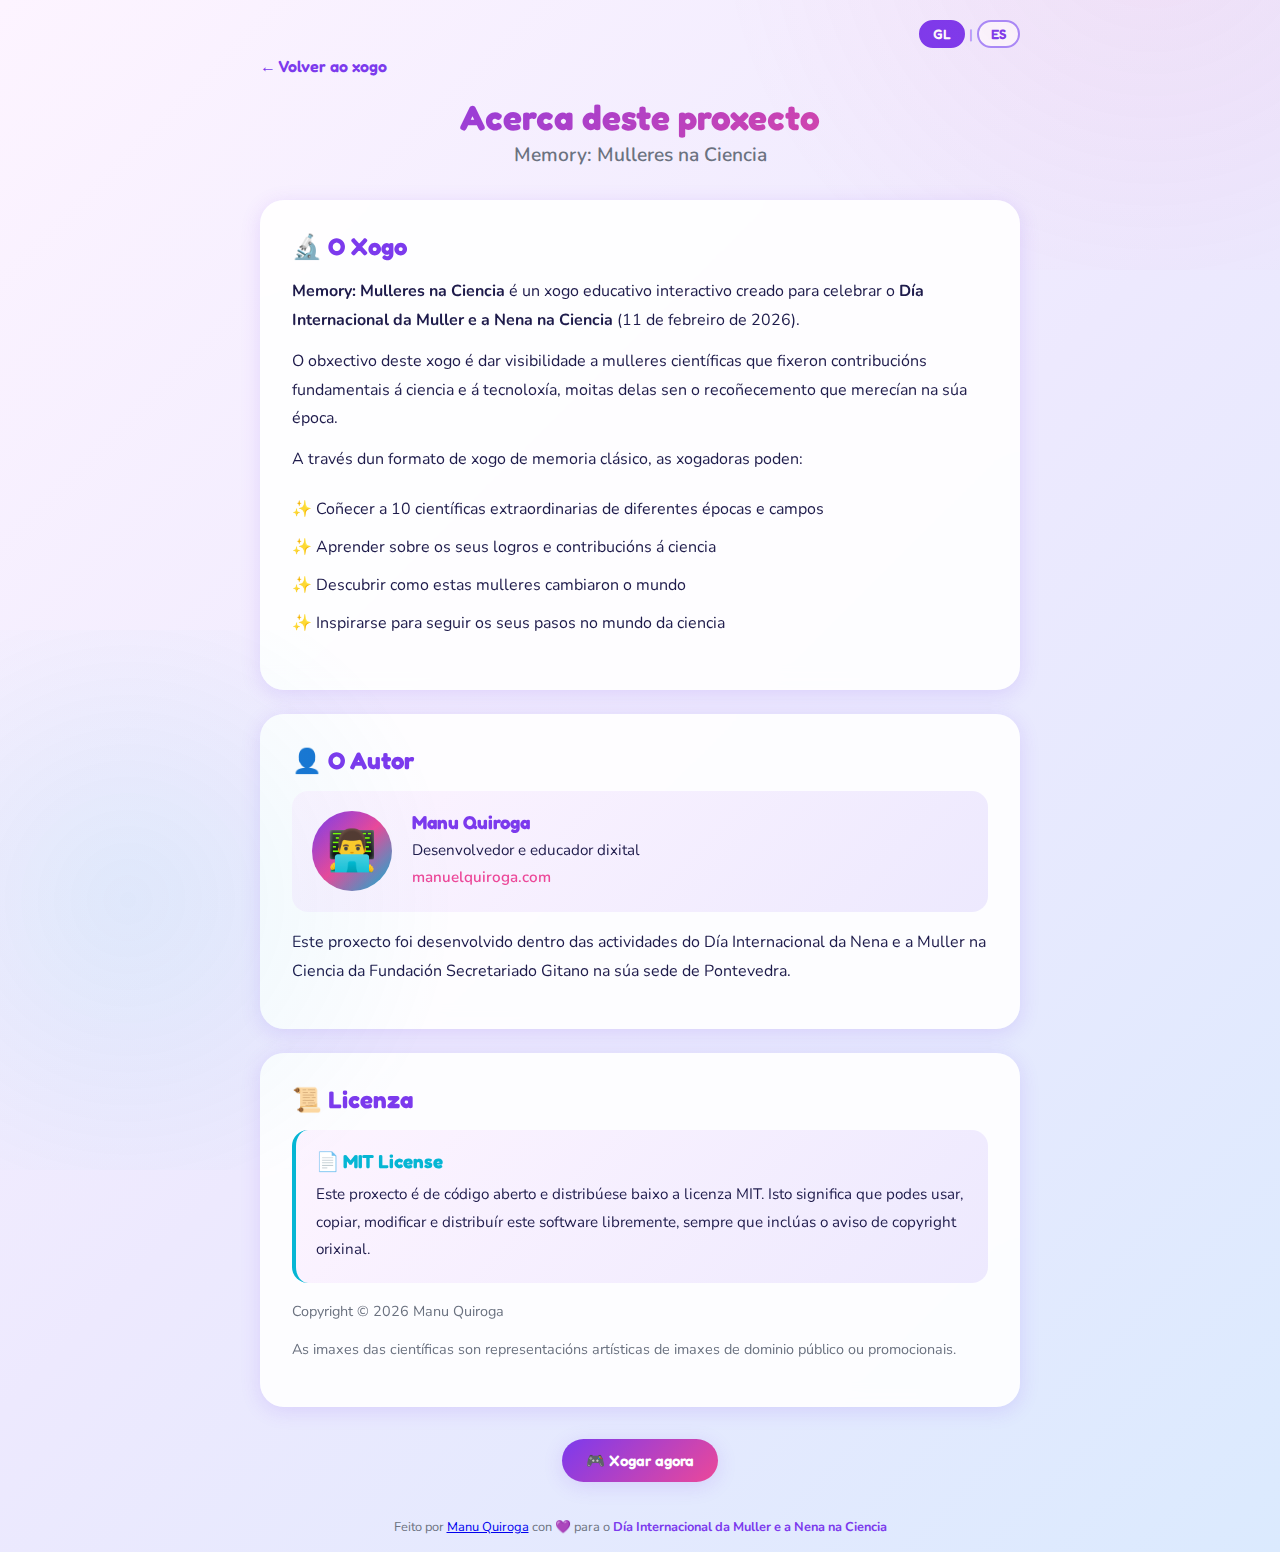
<file: about.html>
<!DOCTYPE html>
<html lang="es" data-i18n-title="page_title_about">
<head>
    <meta charset="UTF-8">
    <meta name="viewport" content="width=device-width, initial-scale=1.0, user-scalable=no">
    <title>Acerca de - Memory: Mujeres en la Ciencia</title>

    <!-- Google Fonts -->
    <link rel="preconnect" href="https://fonts.googleapis.com">
    <link rel="preconnect" href="https://fonts.gstatic.com" crossorigin>
    <link href="https://fonts.googleapis.com/css2?family=Fredoka:wght@400;500;600;700&family=Nunito:wght@400;600;700&display=swap" rel="stylesheet">

    <!-- Estilos -->
    <link rel="stylesheet" href="assets/css/styles.css">
</head>
<body>
    <div class="about-container">
        <a href="index.html" class="back-link" data-i18n="back_link">← Volver al juego</a>

        <header style="margin-bottom: 32px;">
            <h1 data-i18n="about_title">Acerca de este proyecto</h1>
            <p class="subtitle" data-i18n="about_subtitle">Memory: Mujeres en la Ciencia</p>
        </header>

        <div class="about-card">
            <h2 data-i18n="about_game_title">🔬 El Juego</h2>
            <p data-i18n-html="about_game_p1">
                <strong>Memory: Mujeres en la Ciencia</strong> es un juego educativo interactivo creado para celebrar el
                <strong>Día Internacional de la Mujer y la Niña en la Ciencia</strong> (11 de febrero de 2026).
            </p>
            <p data-i18n="about_game_p2">
                El objetivo de este juego es dar visibilidad a mujeres científicas que han hecho contribuciones
                fundamentales a la ciencia y la tecnología, muchas de ellas sin el reconocimiento que merecían
                en su época.
            </p>
            <p data-i18n="about_game_p3">
                A través de un formato de juego de memoria clásico, las jugadoras pueden:
            </p>
            <ul>
                <li data-i18n="about_game_li1">Conocer a 10 científicas extraordinarias de diferentes épocas y campos</li>
                <li data-i18n="about_game_li2">Aprender sobre sus logros y contribuciones a la ciencia</li>
                <li data-i18n="about_game_li3">Descubrir cómo estas mujeres cambiaron el mundo</li>
                <li data-i18n="about_game_li4">Inspirarse para seguir sus pasos en el mundo de la ciencia</li>
            </ul>
        </div>

        <div class="about-card">
            <h2 data-i18n="about_author_title">👤 El Autor</h2>
            <div class="author-info">
                <div class="author-avatar">👨‍💻</div>
                <div class="author-details">
                    <h3>Manu Quiroga</h3>
                    <p data-i18n="about_author_role">Desarrollador y educador digital</p>
                    <p><a href="http://manuelquiroga.com" target="_blank">manuelquiroga.com</a></p>
                </div>
            </div>
            <p data-i18n="about_author_text">
                Este proyecto ha sido desarrollado dentro de las actividades del Día Internacional de la Niña y la Mujer en la Ciencia
                de la Fundación Secretariado Gitano en su sede de Pontevedra.
            </p>
        </div>

        <div class="about-card">
            <h2 data-i18n="about_license_title">📜 Licencia</h2>
            <div class="license-box">
                <h3 data-i18n="about_license_name">📄 MIT License</h3>
                <p data-i18n="about_license_text">
                    Este proyecto es de código abierto y se distribuye bajo la licencia MIT.
                    Esto significa que puedes usar, copiar, modificar y distribuir este software
                    libremente, siempre que incluyas el aviso de copyright original.
                </p>
            </div>
            <p style="margin-top: 16px; font-size: 0.9rem; color: var(--text-light);" data-i18n="about_copyright">
                Copyright © 2026 Manu Quiroga
            </p>
            <p style="font-size: 0.9rem; color: var(--text-light);" data-i18n="about_images">
                Las imágenes de las científicas son representaciones artísticas de imágenes de dominio público o promocionales.
            </p>
        </div>

        <div class="buttons" style="justify-content: center; margin-top: 32px;">
            <a href="index.html" class="btn btn-primary" data-i18n="btn_play_now">
                🎮 Jugar ahora
            </a>
        </div>
    </div>

    <footer>
        <p data-i18n-html="footer_made_by">Hecho por <a href="http://manuelquiroga.com">Manu Quiroga</a> con 💜 para el <strong>Día Internacional de la Mujer y la Niña en la Ciencia</strong></p>
    </footer>

    <!-- Scripts -->
    <script src="assets/js/i18n.js"></script>
</body>
</html>
</file>
<file: assets/css/styles.css>
/* ==========================================================================
   Memory: Mujeres en la Ciencia - Estilos principales
   ========================================================================== */

/* --------------------------------------------------------------------------
   Variables CSS (Custom Properties)
   -------------------------------------------------------------------------- */
:root {
    --primary: #7C3AED;
    --primary-light: #A78BFA;
    --secondary: #EC4899;
    --accent: #06B6D4;
    --success: #10B981;
    --warning: #F59E0B;
    --bg-gradient-1: #FDF4FF;
    --bg-gradient-2: #EDE9FE;
    --bg-gradient-3: #DBEAFE;
    --card-back: linear-gradient(135deg, #7C3AED 0%, #EC4899 50%, #06B6D4 100%);
    --text-dark: #1E1B4B;
    --text-light: #6B7280;
    --shadow-soft: 0 4px 20px rgba(124, 58, 237, 0.15);
    --shadow-card: 0 8px 32px rgba(124, 58, 237, 0.2);
    --radius: 16px;
}

/* --------------------------------------------------------------------------
   Reset y estilos base
   -------------------------------------------------------------------------- */
* {
    margin: 0;
    padding: 0;
    box-sizing: border-box;
    -webkit-tap-highlight-color: transparent;
}

body {
    font-family: 'Nunito', sans-serif;
    background: linear-gradient(135deg, var(--bg-gradient-1) 0%, var(--bg-gradient-2) 50%, var(--bg-gradient-3) 100%);
    min-height: 100vh;
    color: var(--text-dark);
    overflow-x: hidden;
}

body::before {
    content: '';
    position: fixed;
    top: -50%;
    right: -30%;
    width: 80%;
    height: 80%;
    background: radial-gradient(circle, rgba(236, 72, 153, 0.08) 0%, transparent 70%);
    pointer-events: none;
    z-index: 0;
}

body::after {
    content: '';
    position: fixed;
    bottom: -30%;
    left: -20%;
    width: 60%;
    height: 60%;
    background: radial-gradient(circle, rgba(6, 182, 212, 0.08) 0%, transparent 70%);
    pointer-events: none;
    z-index: 0;
}

/* --------------------------------------------------------------------------
   Contenedor principal
   -------------------------------------------------------------------------- */
.container {
    max-width: 1000px;
    margin: 0 auto;
    padding: 16px;
    position: relative;
    z-index: 1;
}

/* --------------------------------------------------------------------------
   Header
   -------------------------------------------------------------------------- */
header {
    text-align: center;
    margin-bottom: 20px;
    animation: fadeInDown 0.6s ease-out;
}

h1 {
    font-family: 'Fredoka', sans-serif;
    font-size: clamp(1.5rem, 5vw, 2.2rem);
    font-weight: 700;
    color: var(--primary);
    margin-bottom: 4px;
    line-height: 1.2;
}

/* Gradiente solo en pantallas grandes donde funciona bien */
@media (min-width: 768px) {
    h1 {
        background: linear-gradient(135deg, var(--primary) 0%, var(--secondary) 100%);
        -webkit-background-clip: text;
        -webkit-text-fill-color: transparent;
        background-clip: text;
    }
}

.subtitle {
    font-size: 1.2rem;
    color: var(--text-light);
    font-weight: 600;
}

/* --------------------------------------------------------------------------
   Barra de estadísticas
   -------------------------------------------------------------------------- */
.stats-bar {
    display: flex;
    justify-content: center;
    gap: 16px;
    margin-bottom: 16px;
    flex-wrap: wrap;
    animation: fadeIn 0.6s ease-out 0.2s both;
}

.stat {
    display: flex;
    align-items: center;
    gap: 6px;
    background: white;
    padding: 8px 16px;
    border-radius: 50px;
    box-shadow: var(--shadow-soft);
    font-weight: 600;
    font-size: 0.9rem;
}

.stat-icon {
    font-size: 1.1rem;
}

.stat-value {
    font-family: 'Fredoka', sans-serif;
    font-size: 1.1rem;
    color: var(--primary);
}

/* --------------------------------------------------------------------------
   Tablero de juego
   -------------------------------------------------------------------------- */
.game-board {
    display: grid;
    grid-template-columns: repeat(4, 1fr);
    gap: 10px;
    max-width: 700px;
    margin: 0 auto 20px;
    padding: 16px;
    background: rgba(255, 255, 255, 0.6);
    border-radius: 24px;
    box-shadow: var(--shadow-soft);
    backdrop-filter: blur(10px);
    animation: scaleIn 0.5s ease-out 0.3s both;
}

@media (max-width: 600px) {
    .game-board {
        grid-template-columns: repeat(4, 1fr);
        gap: 6px;
        padding: 10px;
    }
}

@media (max-width: 400px) {
    .game-board {
        grid-template-columns: repeat(3, 1fr);
    }
}

/* --------------------------------------------------------------------------
   Cartas
   -------------------------------------------------------------------------- */
.card {
    aspect-ratio: 3/4;
    perspective: 1000px;
    cursor: pointer;
    -webkit-user-select: none;
    user-select: none;
    touch-action: manipulation;
}

.card-inner {
    position: relative;
    width: 100%;
    height: 100%;
    transition: transform 0.5s cubic-bezier(0.4, 0, 0.2, 1);
    transform-style: preserve-3d;
}

.card.flipped .card-inner {
    transform: rotateY(180deg);
}

.card.matched .card-inner {
    animation: matchPulse 0.5s ease-out;
}

.card-face {
    position: absolute;
    width: 100%;
    height: 100%;
    backface-visibility: hidden;
    border-radius: var(--radius);
    overflow: hidden;
    box-shadow: var(--shadow-card);
}

.card-back {
    background: var(--card-back);
    display: flex;
    align-items: center;
    justify-content: center;
    border: 3px solid white;
}

.card-back::before {
    content: '🔬';
    font-size: 2rem;
    filter: drop-shadow(0 2px 4px rgba(0,0,0,0.2));
    animation: float 3s ease-in-out infinite;
}

.card-front {
    background: white;
    transform: rotateY(180deg);
    display: flex;
    flex-direction: column;
    border: 3px solid var(--primary-light);
}

.card-image {
    flex: 1;
    background-size: cover;
    background-position: center top;
    background-color: #f0f0f0;
}

.card-name {
    padding: 4px 2px;
    font-family: 'Fredoka', sans-serif;
    font-size: clamp(0.5rem, 1.8vw, 0.7rem);
    font-weight: 600;
    text-align: center;
    color: var(--text-dark);
    background: white;
    line-height: 1.2;
    white-space: nowrap;
    overflow: hidden;
    text-overflow: ellipsis;
}

.card.matched .card-front {
    border-color: var(--success);
}

.card.matched .card-name {
    color: var(--success);
}

/* --------------------------------------------------------------------------
   Botones
   -------------------------------------------------------------------------- */
.buttons {
    display: flex;
    justify-content: center;
    gap: 12px;
    flex-wrap: wrap;
    animation: fadeIn 0.6s ease-out 0.4s both;
}

.btn {
    font-family: 'Fredoka', sans-serif;
    font-size: 0.95rem;
    font-weight: 600;
    padding: 12px 24px;
    border: none;
    border-radius: 50px;
    cursor: pointer;
    transition: all 0.3s cubic-bezier(0.4, 0, 0.2, 1);
    display: flex;
    align-items: center;
    gap: 8px;
    box-shadow: var(--shadow-soft);
    touch-action: manipulation;
   text-decoration: none; 
}

.btn-primary {
    background: linear-gradient(135deg, var(--primary) 0%, var(--secondary) 100%);
    color: white;
}

.btn-primary:hover,
.btn-primary:active {
    transform: translateY(-2px);
    box-shadow: 0 8px 30px rgba(124, 58, 237, 0.4);
}

.btn-secondary {
    background: white;
    color: var(--primary);
    border: 2px solid var(--primary-light);
}

.btn-secondary:hover,
.btn-secondary:active {
    background: var(--bg-gradient-1);
    transform: translateY(-2px);
}

/* --------------------------------------------------------------------------
   Modales
   -------------------------------------------------------------------------- */
.modal-overlay {
    position: fixed;
    inset: 0;
    background: rgba(30, 27, 75, 0.7);
    backdrop-filter: blur(8px);
    display: flex;
    align-items: center;
    justify-content: center;
    padding: 20px;
    z-index: 100;
    opacity: 0;
    visibility: hidden;
    transition: all 0.3s ease;
}

.modal-overlay.active {
    opacity: 1;
    visibility: visible;
}

.modal {
    background: white;
    border-radius: 24px;
    max-width: 500px;
    width: 100%;
    max-height: 90vh;
    overflow-y: auto;
    box-shadow: 0 20px 60px rgba(124, 58, 237, 0.3);
    transform: scale(0.9) translateY(20px);
    transition: transform 0.3s cubic-bezier(0.4, 0, 0.2, 1);
}

.modal-overlay.active .modal {
    transform: scale(1) translateY(0);
}

.modal-header {
    position: relative;
    padding: 24px 24px 16px;
    text-align: center;
}

.modal-close {
    position: absolute;
    top: 16px;
    right: 16px;
    width: 36px;
    height: 36px;
    border: none;
    background: var(--bg-gradient-1);
    border-radius: 50%;
    cursor: pointer;
    font-size: 1.2rem;
    color: var(--text-light);
    transition: all 0.2s;
}

.modal-close:hover {
    background: var(--secondary);
    color: white;
}

.modal-image {
    width: 140px;
    height: 180px;
    border-radius: 16px;
    margin: 0 auto 16px;
    background-size: cover;
    background-position: center top;
    border: 4px solid var(--primary-light);
    box-shadow: var(--shadow-card);
}

.modal-title {
    font-family: 'Fredoka', sans-serif;
    font-size: 1.5rem;
    font-weight: 700;
    color: var(--primary);
    margin-bottom: 4px;
}

.modal-dates {
    font-size: 0.9rem;
    color: var(--text-light);
    font-weight: 600;
}

.modal-body {
    padding: 0 24px 24px;
}

.modal-field {
    font-weight: 700;
    color: var(--secondary);
    font-size: 0.85rem;
    text-transform: uppercase;
    letter-spacing: 0.5px;
    margin-bottom: 4px;
}

.modal-bio {
    font-size: 1rem;
    line-height: 1.6;
    color: var(--text-dark);
    margin-bottom: 16px;
}

.modal-achievement {
    background: linear-gradient(135deg, var(--bg-gradient-1) 0%, var(--bg-gradient-2) 100%);
    padding: 16px;
    border-radius: var(--radius);
    border-left: 4px solid var(--accent);
}

.modal-achievement-title {
    font-family: 'Fredoka', sans-serif;
    font-weight: 600;
    color: var(--accent);
    margin-bottom: 4px;
    display: flex;
    align-items: center;
    gap: 8px;
}

.modal-achievement-text {
    font-size: 0.95rem;
    color: var(--text-dark);
}

/* --------------------------------------------------------------------------
   Modal de victoria
   -------------------------------------------------------------------------- */
.victory-content {
    text-align: center;
    padding: 40px 24px;
}

.victory-icon {
    font-size: 4rem;
    margin-bottom: 16px;
    animation: bounce 1s ease infinite;
}

.victory-title {
    font-family: 'Fredoka', sans-serif;
    font-size: 2rem;
    font-weight: 700;
    background: linear-gradient(135deg, var(--primary) 0%, var(--secondary) 100%);
    -webkit-background-clip: text;
    -webkit-text-fill-color: transparent;
    background-clip: text;
    margin-bottom: 8px;
}

.victory-subtitle {
    font-size: 1.1rem;
    color: var(--text-light);
    margin-bottom: 24px;
}

.victory-stats {
    display: flex;
    justify-content: center;
    gap: 32px;
    margin-bottom: 24px;
}

.victory-stat {
    text-align: center;
}

.victory-stat-value {
    font-family: 'Fredoka', sans-serif;
    font-size: 2.5rem;
    font-weight: 700;
    color: var(--primary);
}

.victory-stat-label {
    font-size: 0.85rem;
    color: var(--text-light);
    font-weight: 600;
}

.victory-message {
    font-size: 1rem;
    color: var(--text-dark);
    margin-bottom: 16px;
    padding: 16px;
    background: var(--bg-gradient-1);
    border-radius: var(--radius);
}

.victory-explore {
    font-size: 0.95rem;
    color: var(--text-light);
    margin-bottom: 24px;
    font-weight: 600;
}

.victory-buttons {
    display: flex;
    flex-direction: column;
    gap: 12px;
    align-items: center;
}

/* --------------------------------------------------------------------------
   Footer
   -------------------------------------------------------------------------- */
footer {
    text-align: center;
    padding: 16px;
    color: var(--text-light);
    font-size: 0.8rem;
}

footer strong {
    color: var(--primary);
}

/* --------------------------------------------------------------------------
   Animaciones
   -------------------------------------------------------------------------- */
@keyframes fadeInDown {
    from {
        opacity: 0;
        transform: translateY(-20px);
    }
    to {
        opacity: 1;
        transform: translateY(0);
    }
}

@keyframes fadeIn {
    from {
        opacity: 0;
    }
    to {
        opacity: 1;
    }
}

@keyframes scaleIn {
    from {
        opacity: 0;
        transform: scale(0.9);
    }
    to {
        opacity: 1;
        transform: scale(1);
    }
}

@keyframes matchPulse {
    0%, 100% {
        transform: rotateY(180deg) scale(1);
    }
    50% {
        transform: rotateY(180deg) scale(1.05);
    }
}

@keyframes float {
    0%, 100% {
        transform: translateY(0);
    }
    50% {
        transform: translateY(-5px);
    }
}

@keyframes bounce {
    0%, 100% {
        transform: translateY(0);
    }
    50% {
        transform: translateY(-10px);
    }
}

/* --------------------------------------------------------------------------
   About Page
   -------------------------------------------------------------------------- */

        .about-container {
            max-width: 800px;
            margin: 0 auto;
            padding: 20px;
        }

        .about-card {
            background: rgba(255, 255, 255, 0.9);
            border-radius: 24px;
            padding: 32px;
            margin-bottom: 24px;
            box-shadow: var(--shadow-soft);
            backdrop-filter: blur(10px);
        }

        .about-card h2 {
            font-family: 'Fredoka', sans-serif;
            font-size: 1.5rem;
            color: var(--primary);
            margin-bottom: 16px;
            display: flex;
            align-items: center;
            gap: 12px;
        }

        .about-card p {
            font-size: 1rem;
            line-height: 1.8;
            color: var(--text-dark);
            margin-bottom: 12px;
        }

        .about-card ul {
            list-style: none;
            padding: 0;
            margin: 16px 0;
        }

        .about-card ul li {
            padding: 8px 0;
            padding-left: 24px;
            position: relative;
            color: var(--text-dark);
        }

        .about-card ul li::before {
            content: '✨';
            position: absolute;
            left: 0;
        }

        .author-info {
            display: flex;
            align-items: center;
            gap: 20px;
            padding: 20px;
            background: linear-gradient(135deg, var(--bg-gradient-1) 0%, var(--bg-gradient-2) 100%);
            border-radius: var(--radius);
            margin: 16px 0;
        }

        .author-avatar {
            width: 80px;
            height: 80px;
            border-radius: 50%;
            background: var(--card-back);
            display: flex;
            align-items: center;
            justify-content: center;
            font-size: 2.5rem;
            flex-shrink: 0;
        }

        .author-details h3 {
            font-family: 'Fredoka', sans-serif;
            color: var(--primary);
            margin-bottom: 4px;
        }

        .author-details p {
            margin: 0;
            font-size: 0.95rem;
        }

        .author-details a {
            color: var(--secondary);
            text-decoration: none;
            font-weight: 600;
        }

        .author-details a:hover {
            text-decoration: underline;
        }

        .license-box {
            background: linear-gradient(135deg, var(--bg-gradient-1) 0%, var(--bg-gradient-2) 100%);
            padding: 20px;
            border-radius: var(--radius);
            border-left: 4px solid var(--accent);
            margin: 16px 0;
        }

        .license-box h3 {
            font-family: 'Fredoka', sans-serif;
            color: var(--accent);
            margin-bottom: 8px;
            display: flex;
            align-items: center;
            gap: 8px;
        }

        .license-box p {
            margin: 0;
            font-size: 0.95rem;
        }

        .back-link {
            display: inline-flex;
            align-items: center;
            gap: 8px;
            margin-bottom: 20px;
            color: var(--primary);
            text-decoration: none;
            font-weight: 600;
            font-family: 'Fredoka', sans-serif;
            transition: all 0.2s;
        }

        .back-link:hover {
            color: var(--secondary);
            transform: translateX(-4px);
        }

        .org-logo {
            display: flex;
            align-items: center;
            gap: 16px;
            padding: 16px;
            background: white;
            border-radius: var(--radius);
            margin-top: 16px;
        }

        .org-logo img {
            width: 60px;
            height: auto;
        }

        .org-logo span {
            font-weight: 600;
            color: var(--text-dark);
        }

/* --------------------------------------------------------------------------
   Language Switcher
   -------------------------------------------------------------------------- */
.lang-switcher {
    display: flex;
    justify-content: flex-end;
    align-items: center;
    gap: 4px;
    margin-bottom: 8px;
}

.lang-btn {
    background: rgba(255, 255, 255, 0.7);
    border: 2px solid var(--primary-light);
    color: var(--primary);
    font-family: 'Fredoka', sans-serif;
    font-size: 0.85rem;
    font-weight: 600;
    padding: 4px 12px;
    border-radius: 50px;
    cursor: pointer;
    transition: all 0.2s;
}

.lang-btn:hover {
    background: var(--primary-light);
    color: white;
}

.lang-btn.active {
    background: var(--primary);
    color: white;
    border-color: var(--primary);
}

.lang-separator {
    color: var(--primary-light);
    font-weight: 600;
    font-size: 0.85rem;
    user-select: none;
}
</file>
